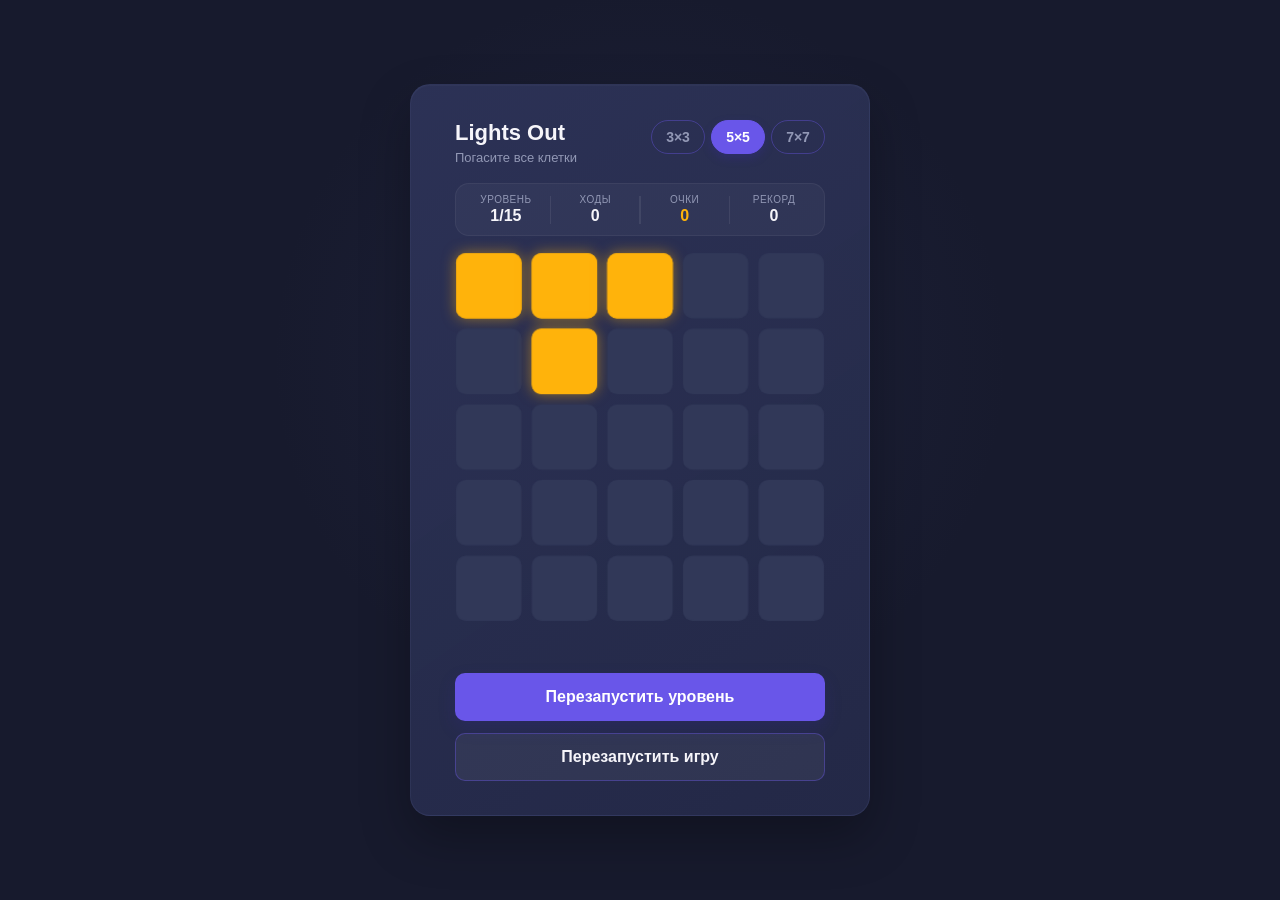
<file: index.html>
<!DOCTYPE html>
<html lang="ru">
<head>
    <!-- Кодировка и адаптивность для мобильных устройств (NFR-11) -->
    <meta charset="UTF-8">
    <meta name="viewport" content="width=device-width, initial-scale=1.0">
    
    <title>Lights Out</title>
    
    <!-- Подключение внешних стилей -->
    <link rel="stylesheet" href="css/style.css">
    
    <!-- [FR-1 / UI-5]: Если JavaScript отключен, скрываем Canvas, 
    так как игра не сможет работать без скриптов -->
    <noscript><style>.board-canvas { display: none; }</style></noscript>
</head>
<body>
    <div class="page">
        <!-- Основной контейнер игры -->
        <main class="game" aria-label="Игра Lights Out">
            
            <!-- Верхняя панель: Заголовок слева, кнопки размеров справа -->
            <!-- [UI-4]: Заголовок и подзаголовок игры -->
            <div class="top">
                <div class="titles">
                    <h1>Lights Out</h1>
                    <div class="subtitle">Погасите все клетки</div>
                </div>
                
                <div class="size-selector">
                    <button type="button" class="size-btn" data-size="3">3×3</button>
                    <button type="button" class="size-btn active" data-size="5">5×5</button>
                    <button type="button" class="size-btn" data-size="7">7×7</button>
                </div>
            </div>

            <!-- Полоса метрик: Уровень, Ходы, Очки, Рекорд -->
            <div class="metrics">
                <div class="metric">
                    <div class="label">Уровень</div>
                    <div class="value"><span id="current-level">1</span>/<span id="max-level">15</span></div>
                </div>
                <div class="divider"></div>
                
                <div class="metric">
                    <div class="label">Ходы</div>
                    <div class="value" id="moves-value">0</div>
                </div>
                <div class="divider"></div>
                
                <div class="metric">
                    <div class="label">Очки</div>
                    <div class="value yellow" id="score-value">0</div>
                </div>
                <div class="divider"></div>
                
                <div class="metric">
                    <div class="label">Рекорд</div>
                    <div class="value" id="highscore-value">0</div>
                </div>
            </div>

            <!-- [UI-1 / FR-1]: Игровое поле на Canvas
                 id="board" — точка привязки для BoardRenderer и BoardInput -->
            <div class="field-area">
                <canvas id="board" width="400" height="400" class="board-canvas" role="img" aria-label="Игровое поле"></canvas>
                
                <!-- [UI-5 / FR-1]: Статическое сообщение об ошибке при отключенном JS -->
                <noscript>
                    <div class="error-fallback" role="alert">Для игры необходимо включить JavaScript</div>
                </noscript>
            </div>

            <!-- [UI-6 / FR-13]: Слот для сообщения о победе. По умолчанию скрыт атрибутом hidden -->
            <div class="status-slot" aria-live="polite">
                <span class="win-message" id="win-message" hidden>Вы победили!</span>
            </div>

            <!-- Кнопка перезапуска текущего уровня (главная, фиолетовая)-->
            <button class="restart" id="restart-level-button" type="button">
                Перезапустить уровень
            </button>
            
             <!-- [UI-3 / FR-11 / FR-12]: Кнопка перезапуска игры (второстепенная, прозрачная)-->
            <button class="restart restart-game-btn" id="restart-button" type="button">
                Перезапустить игру
            </button>

        </main>
    </div>

    <!-- Архитектура ES-модулей: подключаем только main.js, 
         который через import свяжет все остальные классы -->
    <script type="module" src="js/main.js"></script>
</body>
</html>
</file>
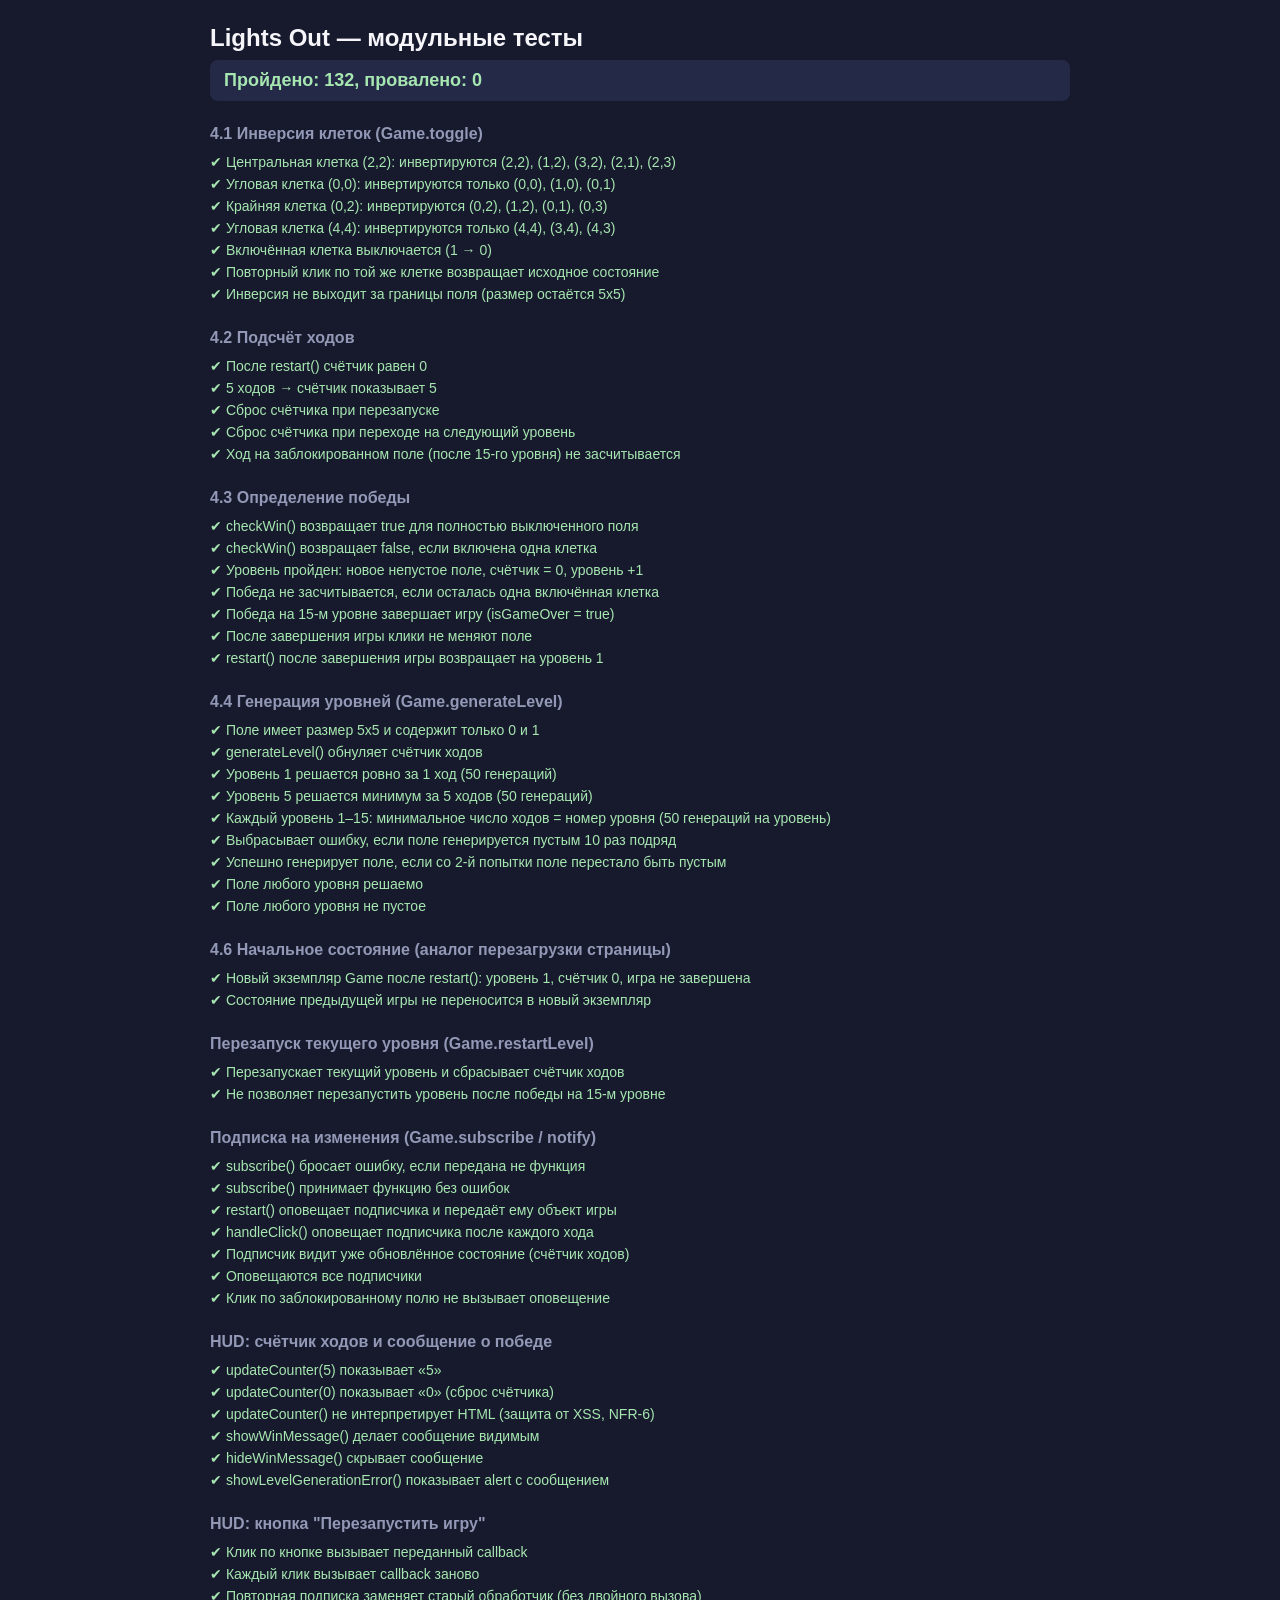
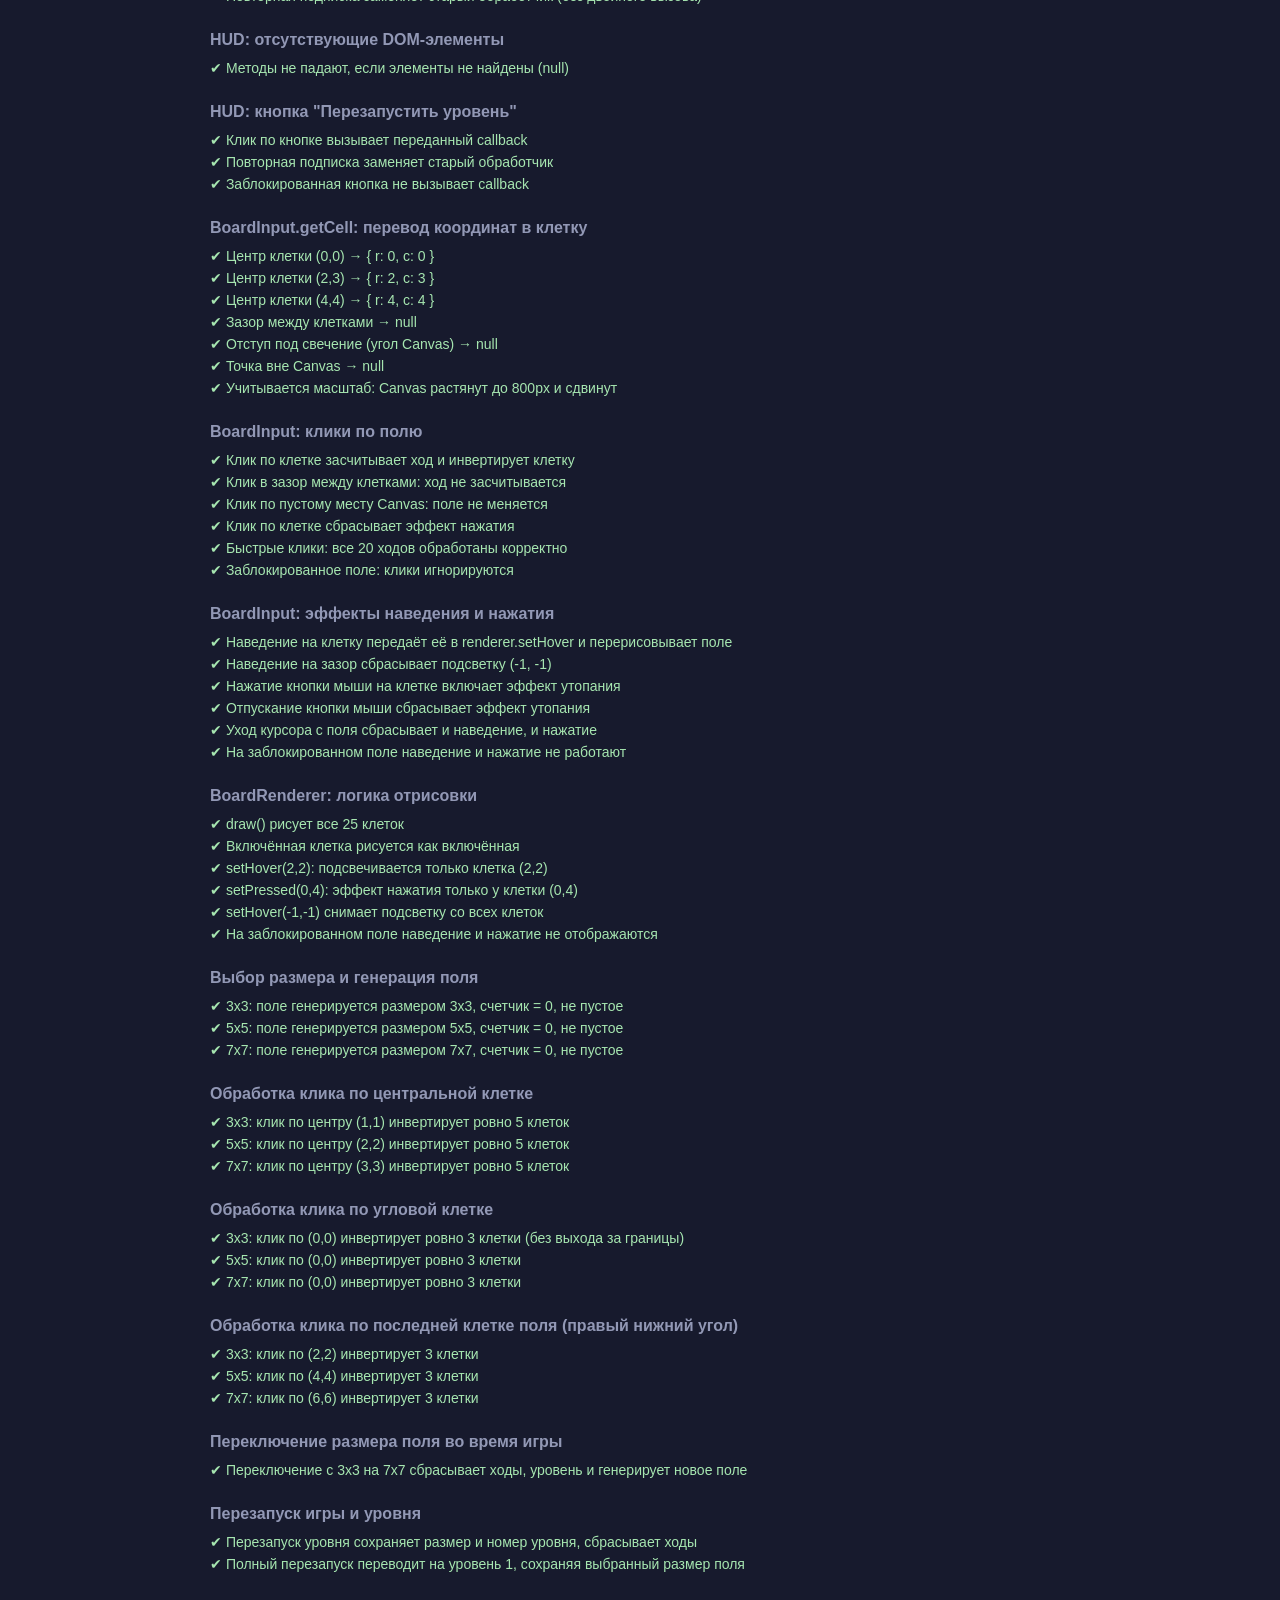
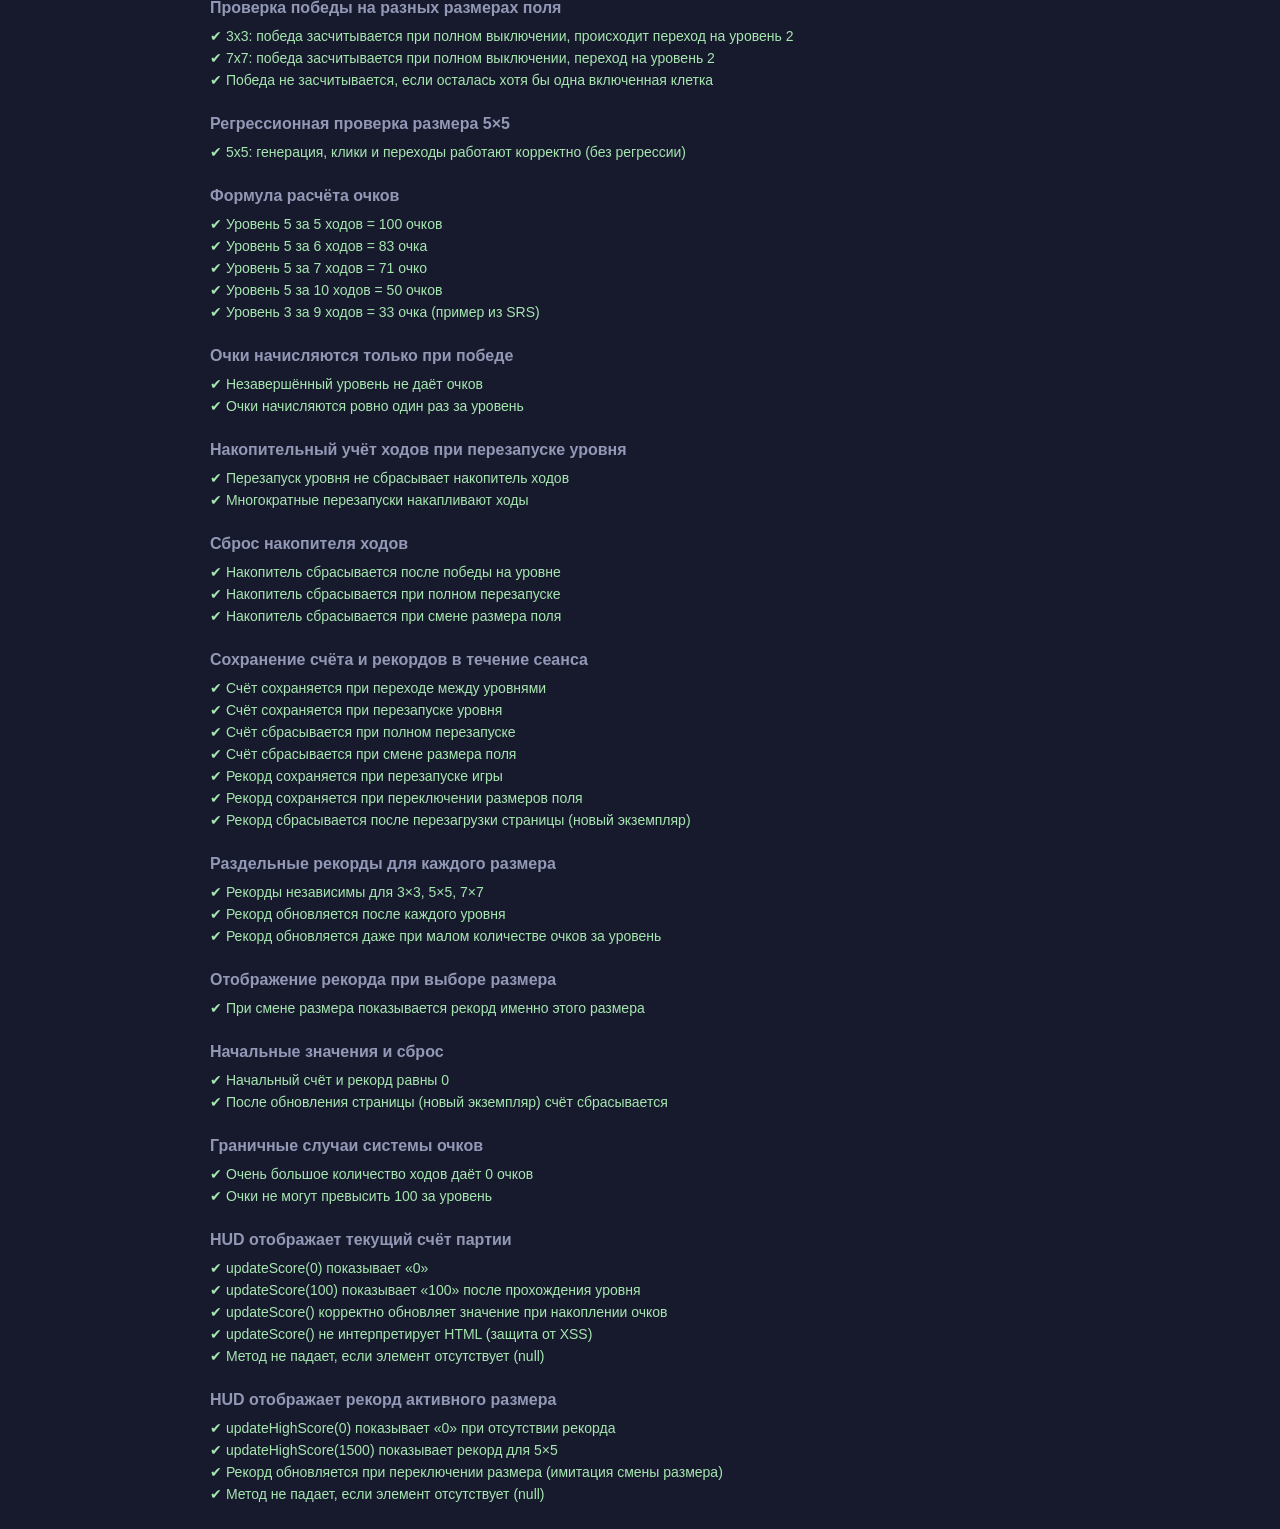
<file: tests/index.html>
<!DOCTYPE html>
<html lang="ru">
<head>
    <meta charset="UTF-8">
    <meta name="viewport" content="width=device-width, initial-scale=1.0">
    <title>Lights Out — модульные тесты</title>
    <style>
        body { font-family: ui-sans-serif, "Segoe UI", Roboto, Arial, sans-serif; background: #171a2d; color: #f6f5fa; margin: 0; padding: 24px 16px; }
        main { max-width: 860px; margin: 0 auto; }
        h1 { margin: 0 0 8px; font-size: 24px; }
        h2 { font-size: 16px; margin: 24px 0 8px; color: #9298b5; }
        #summary { font-size: 18px; font-weight: 700; padding: 10px 14px; border-radius: 8px; background: #242947; }
        div.pass, div.fail { padding: 3px 0; font-size: 14px; }
        .pass { color: #a6e6b0; }
        .fail { color: #ff8a8a; }
    </style>
</head>
<body>
    <main>
        <h1>Lights Out — модульные тесты</h1>
        <div id="summary">Выполнение…</div>
        <div id="results"></div>
    </main>

    <script type="module">
        import { run } from './lib/test-runner.js';
        import './unit/Game.test.js';
        import './unit/HUD.test.js';
        import './unit/BoardInput.test.js';
        import './unit/BoardRenderer.test.js';
	import './unit/DynamicSize.test.js';
	import './unit/ScoreSystem.test.js';

        run(document.getElementById('results'));
    </script>
</body>
</html>
</file>
<file: css/style.css>
/* Глобальные переменные (цвета и отступы) */
:root {
  --bg: #171a2d;           /* Основной темный фон страницы */
  --text: #f6f5fa;         /* Основной цвет текста */
  --muted: #9298b5;        /* Цвет второстепенного текста (подзаголовок) */
  --purple: #6956e9;       /* Основной цвет кнопки */
  --purple-hover: #7665ed; /* Цвет кнопки при наведении */
  --win: #a6e6b0;          /* Цвет для сообщения о победе */
  
  /* Запас вокруг поля под свечение клеток (иначе оно обрежется краем canvas) */
  --glow-margin: 24px; 
}

/* Сброс размеров. box-sizing: border-box означает, что padding не увеличивает общую ширину элемента  */
* { box-sizing: border-box; }

html, body { 
  min-height: 100%; 
  margin: 0; /* Убираем стандартные отступы браузера */
}

body {
  min-height: 100vh; /* Занимает 100% высоты экрана */
  display: grid;
  place-items: center; /* Центрируем игру на экране */
  padding: 32px 18px; /* Отступы для мобильных экранов */
  
  /* Радиальный градиент создает легкое свечение в центре экрана */
  background: radial-gradient(circle at 50% 40%, rgba(64, 71, 122, .17), transparent 44%), var(--bg);
  color: var(--text);
  font-family: Inter, ui-sans-serif, -apple-system, BlinkMacSystemFont, "Segoe UI", Roboto, Arial, sans-serif;
}

/* Адаптивная ширина карточки */
.page { width: min(460px, 100%, max(280px, calc(100vh - 281px))); }

/* Основная карточка игры */
.game {
  width: 100%;
  padding: 35px 44px 34px; /* Внутренние отступы: верх, бока, низ */
  border-radius: 20px;     /* Скругление углов карточки */
  
  /* Легкий градиент, чтобы карточка не была плоской */
  background: linear-gradient(145deg, rgba(45, 51, 88, .95), rgba(36, 41, 71, .98));
  border: 1px solid rgba(73, 80, 126, .28);
  
  /* Двойная тень: внешняя (для объема) и внутренняя (светлый блик сверху) */
  box-shadow: 0 22px 50px rgba(0, 0, 0, .28), inset 0 1px 0 rgba(255, 255, 255, .025);
}

/* 
   Верхняя панель (Заголовок + Размеры)
*/

/* Контейнер для заголовка и кнопок размеров */
.top {
  display: flex;
  align-items: flex-start;
  justify-content: space-between;
  gap: 12px;
  margin-bottom: 18px;
}

.titles h1 { 
  font-size: 22px; 
  font-weight: 750; 
  margin: 0 0 4px 0;
}

.titles .subtitle { 
  margin: 0;
  font-size: 13px; 
  color: var(--muted); 
}

/* Селектор размеров поля */
.size-selector { 
  display: flex; 
  gap: 6px; 
  flex-shrink: 0; 
}

/* Кнопки выбора размера поля */
.size-btn {
  min-width: 54px;
  height: 34px;
  border: 1px solid rgba(105,86,233,0.4);
  border-radius: 999px; /* Форма таблетки */
  background: transparent;
  color: var(--muted);
  font-size: 14px;
  font-weight: 600;
  cursor: pointer;
  transition: all 0.2s ease;
}

/* Эффект "утопания" при нажатии */
.size-btn:active {
  transform: scale(0.92);
}

.size-btn:hover { 
  background: rgba(255,255,255,.05);
  border-color: var(--purple); 
}

/* Активный размер (на котором сейчас играет пользователь) */
.size-btn.active {
  background: var(--purple);
  border-color: var(--purple);
  color: #fff;
  box-shadow: 0 4px 10px rgba(55, 42, 165, .3);
}

/* 
  Панель метрик 
*/
.metrics {
  display: flex;
  align-items: center;
  justify-content: space-between;
  gap: 8px;
  padding: 10px 14px;
  margin-bottom: 16px;
  background: rgba(255,255,255,.035);
  border: 1px solid rgba(255,255,255,.05);
  border-radius: 14px;
}

.metric { 
  text-align: center; 
  flex: 1; 
}

.metric .label {
  font-size: 10px;
  color: var(--muted);
  text-transform: uppercase;
  letter-spacing: .5px;
}

.metric .value {
  margin-top: 2px;
  font-size: 16px;
  font-weight: 700;
  color: var(--text);
}

.metric .value.yellow { 
  color: #ffb30b; /* Желтый цвет для очков (как у включенных клеток) */
}

/* Вертикальные разделители между метриками */
.divider {
  width: 1.5px;
  height: 28px;
  background: rgba(255,255,255,.08);
}

/* 
   Игровое поле (Canvas)
*/

/* Контейнер для поля */
.field-area {
  position: relative;   
  aspect-ratio: 1;       /* Держим форму квадрата */ 
  margin-bottom: 13px;
  display: flex;         /* Центрируем Canvas внутри */
  align-items: center;
  justify-content: center;
}

/* Сам холст для рисования */
.board-canvas {
  position: absolute;    
  top: calc(-1 * var(--glow-margin));    /* Сдвигаем вверх на 24px */
  left: calc(-1 * var(--glow-margin));   /* Сдвигаем влево на 24px */
  width: calc(100% + 2 * var(--glow-margin));  /* Увеличиваем ширину на 48px */
  height: calc(100% + 2 * var(--glow-margin)); /* Увеличиваем высоту на 48px */
  display: block;
  
  /* Защита от случайного выделения текста */
  user-select: none;
  -webkit-user-select: none;
  -webkit-tap-highlight-color: transparent;
  touch-action: manipulation; 
}

/* 
   Нижняя часть интерфейса (Сообщение о победе)
*/

/* Слот для сообщения о победе */
.status-slot {
  min-height: 28px;
  margin: 0 0 10px;
  display: flex;         
  align-items: center;
  justify-content: center;  
  text-align: center;
}

.win-message { 
  color: var(--win);     /* Салатовый цвет (из переменных) */
  font-size: 17px; 
  font-weight: 750; 
}

/* Кнопка "Перезапустить уровень" */
.restart {
  display: block;
  width: 100%;           /* Кнопка на всю ширину карточки */
  min-height: 48px;     
  padding: 10px 12px;
  border: 0;             /* Убираем стандартную рамку браузера */
  border-radius: 10px;
  background: var(--purple);
  color: #fff;
  font-size: 16px;
  line-height: 1.2;
  font-weight: 700;
  cursor: pointer;       /* Меняем курсор на "руку" при наведении */
  box-shadow: 0 7px 17px rgba(55, 42, 165, .20);
  
  /* Анимация для всех эффектов (наведение, нажатие) */
  transition: background .14s ease, transform .12s ease, box-shadow .14s ease;
}

/* Эффект при наведении мыши */
.restart:hover { 
  background: var(--purple-hover); 
  box-shadow: 0 9px 20px rgba(55, 42, 165, .28); /* Тень становится больше */
}

/* Эффект "утопания" при нажатии */
.restart:active { 
  transform: translateY(1px) scale(.99); /* Сдвиг на 1px вниз и легкое уменьшение */
}

/* Обводка при навигации с клавиатуры (клавиша Tab) */
.restart:focus-visible { 
  outline: 2px solid rgba(255, 255, 255, .8); 
  outline-offset: 3px; 
}

/* Кнопка перезапуска игры (второстепенная кнопка) */
.restart-game-btn {
  margin-top: 12px;
  background: rgba(255, 255, 255, 0.06); /* Полупрозрачный светлый фон */
  border: 1px solid rgba(105, 86, 233, 0.4); /* Тонкая рамка */
  color: var(--text);
  box-shadow: none; /* Убираем фиолетовую тень от главной кнопки */
}

/* Эффект при наведении на второстепенную кнопку */
.restart-game-btn:hover {
  background: rgba(255, 255, 255, 0.12); /* Становится чуть светлее */
  box-shadow: none; /* Убираем тень при наведении */
  border-color: var(--purple);
}

/* 
   Обработка ошибок и адаптивность
*/

/* Сообщение при отключенном JavaScript */
.error-fallback {
  width: 100%;
  padding: 26px 18px;
  text-align: center;
  color: #e0e4fb;
  font-size: 16px;
  line-height: 1.5;
  
  border: 1px dashed rgba(160, 170, 215, .28);
  border-radius: 14px;
  background: rgba(24, 28, 50, .34);
}

/* Адаптивность для экранов смартфонов (ширина до 480px)
   Уменьшаем отступы, чтобы игровое поле оставалось как можно больше 
*/
@media (max-width: 480px) {
  .game { 
    padding: 31px 26px 30px; 
    border-radius: 18px; 
  }
  .titles h1 { 
    font-size: 20px; /* Чуть уменьшаем заголовок */
  }
  .titles .subtitle { 
    font-size: 12px; /* Чуть уменьшаем подзаголовок */
  }
}

/*
   Анимация всплывающих очков 
*/
.metrics {
  position: relative; /* Чтобы анимация позиционировалась от панели */
}

/* Стили всплывающей цифры очков */
.score-popup {
  position: absolute;
  top: -10px;
  left: 50%; /* Ставим ровно по центру метрик */
  color: #ffb30b;
  font-weight: 800;
  font-size: 20px;
  opacity: 0;
  pointer-events: none;
  text-shadow: 0 2px 5px rgba(0,0,0,0.5);
  z-index: 10;
  white-space: nowrap;
  /* Исходный сдвиг для идеального центрирования */
  transform: translateX(-50%); 
}

@keyframes floatUp {
  0%   { opacity: 0; transform: translate(-50%, 10px) scale(0.8); }
  20%  { opacity: 1; transform: translate(-50%, -10px) scale(1.1); }
  80%  { opacity: 1; transform: translate(-50%, -30px) scale(1); }
  100% { opacity: 0; transform: translate(-50%, -40px) scale(1); }
}

.score-popup.animate {
  animation: floatUp 1.5s ease-out forwards;
}

/* Стиль для рекорда, когда он побит */
.metric .value.highscore-beaten {
  color: var(--win); /* Салатовый цвет (как у сообщения о победе) */
  transition: color 0.3s ease; /* Плавная смена цвета */
}
</file>
